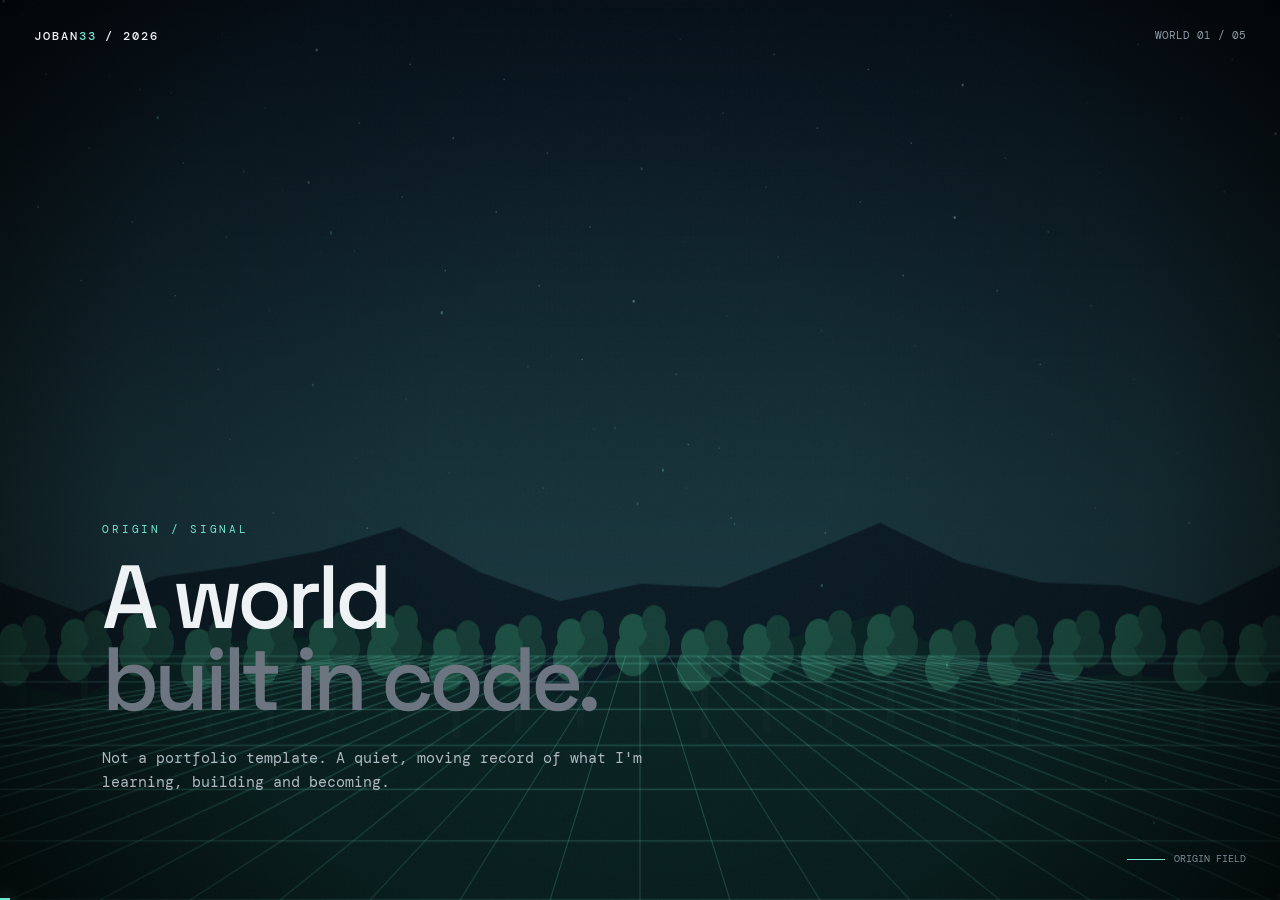
<file: index.html>
<!doctype html><html lang="en"><head><meta charset="utf-8"><meta name="viewport" content="width=device-width,initial-scale=1"><title>JOBAN33 — A World Built in Code</title><style>@import url('https://fonts.googleapis.com/css2?family=DM+Mono:wght@400;500&family=Space+Grotesk:wght@400;500;600&display=swap');*{box-sizing:border-box}html,body{margin:0;width:100%;height:100%;overflow:hidden;background:#05070b;color:#eef2f5}body{font-family:'Space Grotesk',sans-serif}.stage{position:fixed;inset:0;background:#05070b}canvas{position:absolute;inset:0;width:100%;height:100%}.grain{position:absolute;inset:0;pointer-events:none;opacity:.07;z-index:5;background-image:url("data:image/svg+xml,%3Csvg xmlns='http://www.w3.org/2000/svg' width='180' height='180'%3E%3Cfilter id='n'%3E%3CfeTurbulence baseFrequency='.8' numOctaves='4' stitchTiles='stitch'/%3E%3C/filter%3E%3Crect width='100%25' height='100%25' filter='url(%23n)' opacity='.5'/%3E%3C/svg%3E")}.vignette{position:absolute;inset:0;z-index:6;pointer-events:none;background:radial-gradient(circle at 50% 48%,transparent 25%,rgba(0,0,0,.22) 65%,rgba(0,0,0,.78))}.hud{position:absolute;z-index:10;inset:0;pointer-events:none;padding:28px 34px;display:flex;justify-content:space-between;align-items:flex-start}.brand{font:500 12px 'DM Mono';letter-spacing:.16em}.brand span{color:#71e6d0}.count{font:11px 'DM Mono';color:#8e99a5}.copy{position:absolute;z-index:11;left:8vw;bottom:10vh;max-width:760px;pointer-events:none}.eyebrow{font:11px 'DM Mono';letter-spacing:.25em;color:#71e6d0;margin-bottom:20px;text-transform:uppercase}.title{font-size:clamp(38px,7vw,100px);line-height:.92;letter-spacing:-.055em;font-weight:500;margin:0}.title .dim{color:#6d7680}.desc{font:15px/1.65 'DM Mono';color:#aeb8c1;max-width:590px;margin-top:25px}.sceneLabel{position:absolute;z-index:11;right:34px;bottom:32px;text-align:right;font:10px/1.8 'DM Mono';color:#7e8995}.line{display:inline-block;width:38px;height:1px;background:#71e6d0;vertical-align:middle;margin-right:9px}.progress{position:absolute;left:0;bottom:0;height:2px;background:#71e6d0;z-index:12;box-shadow:0 0 15px #71e6d0}.project{position:absolute;z-index:11;right:8vw;top:24vh;width:min(340px,32vw);padding:18px;border-left:1px solid #ffffff2a;background:linear-gradient(90deg,#071018b8,transparent);font:11px/1.7 'DM Mono';color:#aeb8c1;opacity:0;transform:translateY(12px);transition:.8s}.project.show{opacity:1;transform:none}.project b{display:block;color:#f1f4f6;font:500 18px 'Space Grotesk';margin-bottom:7px}.fade{position:absolute;inset:0;background:#05070b;z-index:20;pointer-events:none;opacity:1;transition:opacity 1.2s}.fade.out{opacity:0}.end{position:absolute;z-index:15;inset:0;display:grid;place-items:center;text-align:center;opacity:0;pointer-events:none;transition:1.5s;background:radial-gradient(circle,#10231f22,#05070bcc)}.end.show{opacity:1}.end h2{font-size:clamp(30px,6vw,76px);font-weight:500;letter-spacing:-.05em;margin:0}.end p{font:11px 'DM Mono';color:#8f9aa4;margin-top:16px}@media(max-width:700px){.hud{padding:18px}.copy{left:7vw;bottom:12vh}.desc{font-size:11px;max-width:80vw}.project{right:7vw;top:18vh;width:65vw}.sceneLabel{right:18px;bottom:18px}.brand{font-size:10px}.count{font-size:9px}}</style></head><body><main class="stage"><canvas id="c" width="1280" height="720"></canvas><div class="grain"></div><div class="vignette"></div><div class="hud"><div class="brand">JOBAN<span>33</span> / 2026</div><div class="count" id="count">WORLD 01 / 05</div></div><section class="copy"><div class="eyebrow" id="eyebrow">ORIGIN / SIGNAL</div><h1 class="title" id="title">A world<br><span class="dim">built in code.</span></h1><p class="desc" id="desc">Not a portfolio template. A quiet, moving record of what I'm learning, building and becoming.</p></section><aside class="project" id="project"><b id="pname"></b><span id="ptext"></span></aside><div class="sceneLabel"><span class="line"></span><span id="label">ORIGIN FIELD</span></div><div class="progress" id="progress"></div><div class="fade" id="fade"></div><div class="end" id="end"><div><h2>KEEP BUILDING.</h2><p>JOBAN33 · AI / SOFTWARE / WEB</p></div></div></main><script>const c=document.getElementById('c'),x=c.getContext('2d'),W=1280,H=720,TAU=Math.PI*2;let t=0,scene=-1,sceneStart=0;const S=[{ey:'ORIGIN / SIGNAL',title:'A world<br><span class="dim">built in code.</span>',desc:'Not a portfolio template. A quiet, moving record of what I\'m learning, building and becoming.',label:'ORIGIN FIELD',dur:10500,accent:'#71e6d0'},{ey:'01 / BUILD',title:'Ideas become<br><span class="dim">interfaces.</span>',desc:'Software should feel deliberate. Fast systems, expressive interfaces and products with a point of view.',label:'THE BUILD DISTRICT',dur:10500,accent:'#68b8ff'},{ey:'02 / EXPERIMENT',title:'Break it.<br><span class="dim">Rebuild it.</span>',desc:'Python, C++, JavaScript, AI/ML and the uncomfortable work between knowing something and actually understanding it.',label:'EXPERIMENTAL BASIN',dur:10500,accent:'#a786ff'},{ey:'03 / PROJECTS',title:'Things I<br><span class="dim">actually shipped.</span>',desc:'A converter. A cinematic web experiment. More experiments in the queue. The work matters more than the badge.',label:'PROJECT ARCHIVE',dur:11500,accent:'#ffd166',project:['IMAGE CONVERTER','A practical image conversion tool built around a simple idea: make the workflow disappear.']},{ey:'04 / NEXT',title:'Still<br><span class="dim">under construction.</span>',desc:'AI / ML. Software. Products. The interesting part is what has not been built yet.',label:'FUTURE EDGE',dur:11500,accent:'#ff719c'}];function setScene(i){scene=i;sceneStart=t;let s=S[i];document.getElementById('eyebrow').innerHTML=s.ey;document.getElementById('title').innerHTML=s.title;document.getElementById('desc').textContent=s.desc;document.getElementById('label').textContent=s.label;document.getElementById('count').textContent='WORLD 0'+(i+1)+' / 05';document.getElementById('project').classList.remove('show');if(s.project){document.getElementById('pname').textContent=s.project[0];document.getElementById('ptext').textContent=s.project[1];setTimeout(()=>document.getElementById('project').classList.add('show'),500)}document.getElementById('fade').classList.remove('out');setTimeout(()=>document.getElementById('fade').classList.add('out'),80)}function sky(){let g=x.createLinearGradient(0,0,0,H);g.addColorStop(0,'#07121d');g.addColorStop(.55,'#17333a');g.addColorStop(1,'#203e47');x.fillStyle=g;x.fillRect(0,0,W,H)}function stars(a){for(let i=0;i<110;i++){let xx=(i*137+t*.03)%W,yy=(i*71)%430;x.globalAlpha=a*(.3+.35*Math.sin(t*.02+i));x.fillStyle=i%5===0?'#b7fff1':'#b7c7d8';x.fillRect(xx,yy,i%7===0?2:1,i%7===0?2:1)}x.globalAlpha=1}function horizon(y,col,p){x.fillStyle=col;x.beginPath();x.moveTo(0,H);x.lineTo(0,y);for(let i=0;i<=W;i+=80)x.lineTo(i,y+Math.sin(i*.012+p)*25+Math.sin(i*.027)*12);x.lineTo(W,H);x.fill()}function grid(y,col,scale){x.strokeStyle=col;x.lineWidth=1;x.globalAlpha=.28;for(let i=-20;i<22;i++){let xx=W/2+i*scale;x.beginPath();x.moveTo(W/2+(xx-W/2)*.16,y);x.lineTo(xx,H);x.stroke()}for(let j=0;j<8;j++){let yy=y+Math.pow(j/7,1.8)*(H-y);x.beginPath();x.moveTo(0,yy);x.lineTo(W,yy);x.stroke()}x.globalAlpha=1}function city(base,neon){for(let i=0;i<35;i++){let w=24+(i*17)%58,h=50+(i*43)%210,xx=i*45-30,yy=base-h;x.fillStyle=i%4===0?'#172638':'#101b29';x.fillRect(xx,yy,w,h);for(let wy=yy+15;wy<base-10;wy+=18)for(let wx=xx+7;wx<xx+w-5;wx+=13)if((i+Math.floor(wy))%4<2){x.fillStyle=neon;x.globalAlpha=.2+(i%3)*.12;x.fillRect(wx,wy,4,5)}x.globalAlpha=1}}function trees(base){for(let i=0;i<24;i++){let xx=i*62-40,yy=base-(i%4)*4;x.fillStyle='#0d2929';x.fillRect(xx-3,yy-55,7,55);for(let q=0;q<4;q++){x.fillStyle=q%2?'#173e38':'#1d5144';x.beginPath();x.arc(xx+(q%2?12:-9),yy-55-q*9,18-q*2,0,TAU);x.fill()}}}function particles(color,count){for(let i=0;i<count;i++){let xx=(i*83+t*(.25+i%4*.04))%W,yy=(i*47+t*(.12+i%3*.02))%H;x.globalAlpha=.2+.25*Math.sin(t*.03+i);x.fillStyle=color;x.fillRect(xx,yy,1+(i%2),1+(i%2))}x.globalAlpha=1}function draw(s){sky();if(scene===0){stars(.8);horizon(455,'#0b1b24',t*.005);horizon(525,'#0a2525',t*.01);trees(590);grid(525,s.accent,90);particles(s.accent,30)}else if(scene===1){stars(.35);horizon(330,'#0b1825',t*.008);city(585,s.accent);grid(575,s.accent,100);particles(s.accent,38)}else if(scene===2){stars(.8);horizon(380,'#101529',t*.015);horizon(510,'#14162a',t*.01);grid(515,s.accent,80);particles(s.accent,65);for(let i=0;i<5;i++){let xx=180+i*230,yy=310+Math.sin(t*.02+i)*35;x.fillStyle='#17223a';x.fillRect(xx,yy,70,70);x.strokeStyle=s.accent;x.strokeRect(xx,yy,70,70)}}else if(scene===3){stars(.3);horizon(360,'#131923',t*.006);city(590,s.accent);for(let i=0;i<5;i++){let xx=140+i*245,yy=335+(i%2)*30;x.fillStyle='#202b38';x.fillRect(xx,yy,170,160);x.strokeStyle=s.accent;x.globalAlpha=.7;x.strokeRect(xx,yy,170,160);x.globalAlpha=1;x.fillStyle='#dfe8ef';x.font='11px DM Mono';x.fillText(['IMAGE','BLACK','SYSTEM','LAB','BUILD'][i],xx+16,yy+145)}particles(s.accent,30)}else{stars(1);horizon(340,'#0c1020',t*.01);horizon(500,'#111426',t*.006);grid(510,s.accent,100);particles(s.accent,90);let cx=640,cy=330;for(let i=0;i<6;i++){x.strokeStyle=s.accent;x.globalAlpha=.12;x.beginPath();x.arc(cx,cy,60+i*42+Math.sin(t*.02+i)*8,0,TAU);x.stroke()}x.globalAlpha=1}}function loop(ms){t=ms/16;if(scene<0){setScene(0)}let s=S[scene],p=Math.min(1,(t-sceneStart)/s.dur);document.getElementById('progress').style.width=p*100+'%';if(p>=1){if(scene===S.length-1){document.getElementById('end').classList.add('show');setTimeout(()=>{document.getElementById('end').classList.remove('show');setScene(0)},2600)}else setScene(scene+1)}draw(s);requestAnimationFrame(loop)}requestAnimationFrame(loop);</script></body></html>
</file>
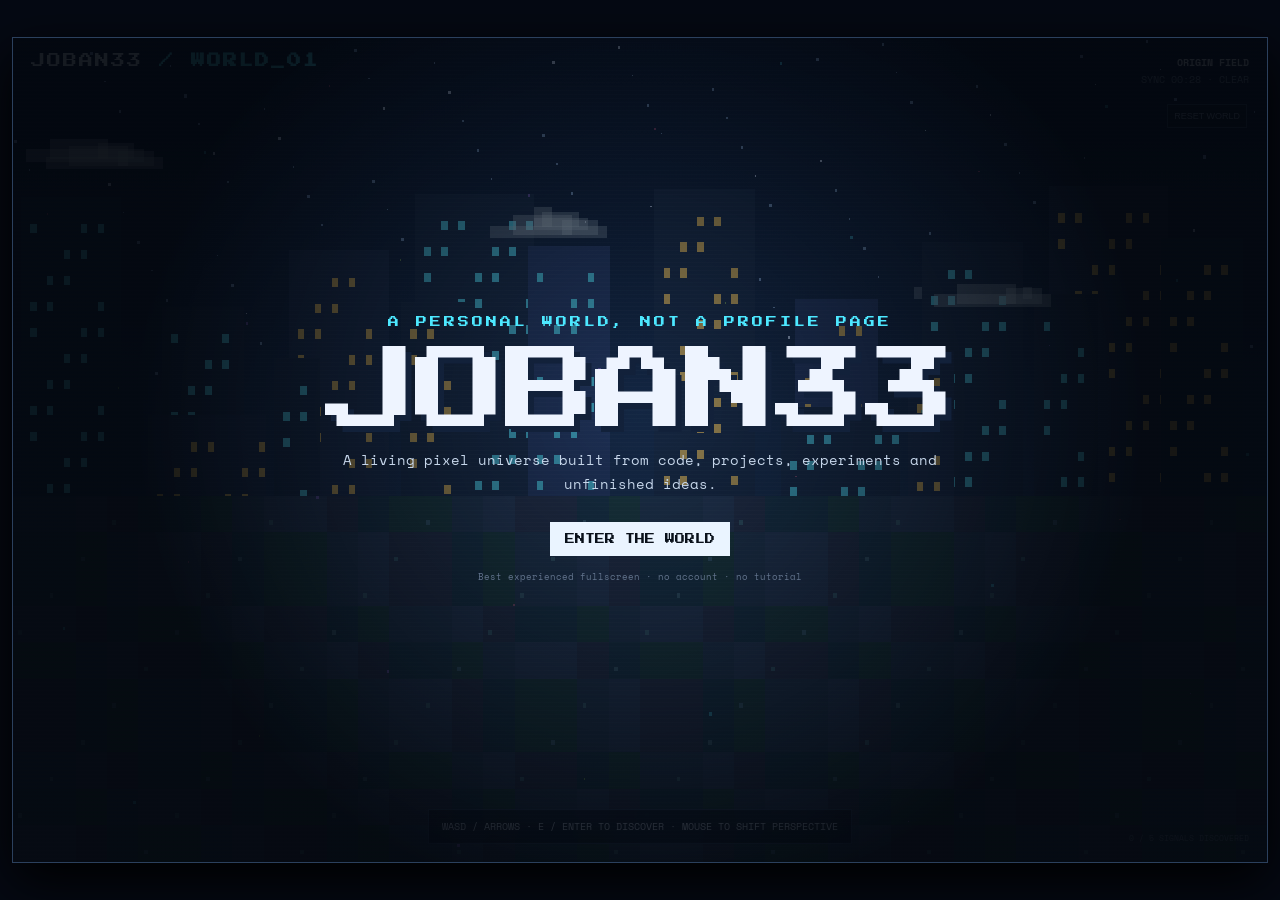
<file: nextworld.html>
<!doctype html>
<html lang="en">
<head>
<meta charset="utf-8"><meta name="viewport" content="width=device-width,initial-scale=1">
<title>JOBAN33 / A WORLD IN MOTION</title>
<style>
@import url('https://fonts.googleapis.com/css2?family=Press+Start+2P&family=Space+Mono:wght@400;700&display=swap');
:root{--bg:#050913;--ink:#eef4ff;--muted:#8ea0b7;--cyan:#4de8ff;--violet:#ad83ff;--lime:#b6ef62;--amber:#ffd15c;--pink:#ff6f9d}
*{box-sizing:border-box}html,body{margin:0;width:100%;height:100%;overflow:hidden;background:var(--bg);color:var(--ink);font-family:'Space Mono',monospace}body{display:grid;place-items:center}.shell{width:min(1400px,100vw);height:min(850px,100vh);padding:12px}.stage{position:relative;width:100%;height:100%;overflow:hidden;background:#07101b;border:1px solid #2b405d;box-shadow:0 18px 50px #000}.stage:after{content:'';position:absolute;inset:0;pointer-events:none;background:repeating-linear-gradient(to bottom,rgba(255,255,255,.026) 0 1px,transparent 1px 4px);z-index:30}.top{position:absolute;top:16px;left:18px;right:18px;z-index:25;display:flex;justify-content:space-between;align-items:flex-start;pointer-events:none}.brand{font:14px 'Press Start 2P';letter-spacing:2px}.brand b{color:var(--cyan)}.meta{text-align:right;font-size:10px;line-height:1.7;color:var(--muted)}.meta strong{color:#f3f7ff}.prompt{position:absolute;left:50%;bottom:18px;transform:translateX(-50%);z-index:25;font-size:10px;color:#dce7f5;text-align:center;background:rgba(5,9,19,.6);padding:9px 13px;border:1px solid #30445f;backdrop-filter:blur(4px)}canvas{width:100%;height:100%;display:block;image-rendering:pixelated;image-rendering:crisp-edges}.intro{position:absolute;inset:0;z-index:40;display:grid;place-items:center;background:radial-gradient(circle at 50% 45%,rgba(18,37,67,.45),rgba(3,7,14,.92) 65%);transition:opacity .7s ease}.intro.hide{opacity:0;pointer-events:none}.introbox{text-align:center;max-width:720px;padding:20px}.eyebrow{color:var(--cyan);font:11px 'Press Start 2P';letter-spacing:3px}.logo{margin:18px 0 10px;font:clamp(36px,8vw,92px) 'Press Start 2P';letter-spacing:-2px;text-shadow:6px 6px 0 #12213a}.sub{font-size:14px;color:#c6d6ea;line-height:1.7}.enter{margin-top:26px;display:inline-block;color:#0a111b;background:#eaf4ff;padding:12px 15px;font:10px 'Press Start 2P';cursor:pointer;border:0}.enter:hover{background:var(--cyan)}.hint{margin-top:14px;font-size:9px;color:#64758e}.panel{position:absolute;z-index:35;left:50%;top:50%;transform:translate(-50%,-50%);width:min(760px,88vw);background:rgba(6,12,22,.94);border:1px solid #59718e;box-shadow:12px 12px 0 rgba(0,0,0,.45);padding:22px;display:none}.panel.show{display:block}.panel .kicker{font:10px 'Press Start 2P';color:var(--cyan);margin-bottom:12px}.panel h2{font:24px 'Press Start 2P';margin:0 0 14px}.panel p{font-size:13px;line-height:1.8;color:#bfcde0;margin:0 0 14px;white-space:pre-wrap}.links{display:flex;gap:9px;flex-wrap:wrap}.links a,.links button{background:#142238;color:#edf5ff;border:1px solid #3e5878;padding:9px 11px;text-decoration:none;font:10px 'Press Start 2P';cursor:pointer}.links a:hover,.links button:hover{border-color:var(--cyan);color:var(--cyan)}.discover{position:absolute;right:18px;bottom:18px;z-index:26;font-size:8px;color:#8092a9}.tag{position:absolute;z-index:24;pointer-events:none;color:#fff;font:8px 'Press Start 2P';text-shadow:2px 2px #000;opacity:.72}.cross{position:absolute;z-index:26;right:20px;top:66px;border:1px solid #334a66;background:#06101ccc;color:#9eb0c6;font-size:9px;padding:6px;cursor:pointer}.cross:hover{color:#fff;border-color:#8098b8}@media(max-width:720px){.shell{padding:0}.stage{border:0}.brand{font-size:10px}.meta{font-size:8px}.prompt{font-size:8px;bottom:10px}.panel{padding:15px}.panel h2{font-size:16px}.panel p{font-size:11px}.links a,.links button{font-size:8px}}
</style>
</head>
<body>
<div class="shell"><div class="stage" id="stage">
<canvas id="world" width="960" height="540"></canvas>
<div class="top"><div class="brand">JOBAN<span>33</span> <b>/ WORLD_01</b></div><div class="meta"><strong id="region">ORIGIN FIELD</strong><br><span id="time">SYNC 00:00</span> · <span id="weather">CLEAR</span></div></div>
<div class="prompt">WASD / ARROWS · E / ENTER TO DISCOVER · MOUSE TO SHIFT PERSPECTIVE</div>
<button class="cross" id="reset">RESET WORLD</button>
<div class="discover" id="discover">0 / 5 SIGNALS DISCOVERED</div>
<div class="intro" id="intro"><div class="introbox"><div class="eyebrow">A PERSONAL WORLD, NOT A PROFILE PAGE</div><div class="logo">JOBAN33</div><div class="sub">A living pixel universe built from code, projects, experiments and unfinished ideas.</div><button class="enter" id="enter">ENTER THE WORLD</button><div class="hint">Best experienced fullscreen · no account · no tutorial</div></div></div>
<div class="panel" id="panel"><div class="kicker" id="pk">SIGNAL</div><h2 id="pt">TITLE</h2><p id="pp">DESCRIPTION</p><div class="links" id="pl"></div></div>
</div></div>
<script>
const canvas=document.getElementById('world'),g=canvas.getContext('2d');g.imageSmoothingEnabled=false;const VW=canvas.width,VH=canvas.height;const world={w:3200,h:1100};let cam={x:0,y:0},t=0,started=false,keys={},mx=.5,my=.5,near=null,opened=[];
const player={x:560,y:770,dir:1,step:0,speed:3};
const signals=[
{x:510,y:760,r:52,id:'origin',title:'ORIGIN',k:'IDENTITY SIGNAL',text:'Jobanpreet Singh Gill\nB.Tech CSE · AI & ML\nBuilding software, interfaces and experiments.\n\nThis is not a résumé hidden inside a game. It is the interface itself.',c:'#ffd15c'},
{x:1220,y:635,r:58,id:'converter',title:'IMAGE CONVERTER',k:'PROJECT SIGNAL',text:'A practical image conversion tool.\nDrag, convert, download.\n\nBuilt as a real product instead of a tutorial project.',c:'#4de8ff',url:'https://github.com/Joban33/Image-Converter'},
{x:1840,y:470,r:62,id:'blacksignal',title:'BLACKSIGNAL',k:'EXPERIENCE SIGNAL',text:'A cinematic web experiment where motion is part of the interface.\n\nScroll, atmosphere, interaction, story.',c:'#b27aff',url:'https://github.com/Joban33/hacckker'},
{x:2440,y:760,r:66,id:'stack',title:'BUILD STACK',k:'TOOLS SIGNAL',text:'Python · C++ · JavaScript\nReact · Next.js · TypeScript\nSQL · Git · GitHub\n\nThe stack is a moving target. The work is the constant.',c:'#b6ef62'},
{x:2870,y:390,r:76,id:'future',title:'NEXT SIGNAL',k:'UNFINISHED',text:'AI / ML\nSystems\nBetter products\nHarder problems\n\nThis space changes as the work changes.',c:'#ff6f9d'}
];
const links={converter:'https://github.com/Joban33/Image-Converter',blacksignal:'https://github.com/Joban33/hacckker'};
function resize(){const r=canvas.getBoundingClientRect();const sx=r.width/VW,sy=r.height/VH;canvas.style.width='100%';canvas.style.height='100%'}addEventListener('resize',resize);resize();
addEventListener('keydown',e=>{const k=e.key.toLowerCase();keys[k]=true;if(['arrowup','arrowdown','arrowleft','arrowright',' '].includes(k))e.preventDefault();if((k==='e'||k==='enter')&&started)discover();if(k==='escape')closePanel()});addEventListener('keyup',e=>keys[e.key.toLowerCase()]=false);document.getElementById('enter').onclick=()=>{started=true;document.getElementById('intro').classList.add('hide');beep(440,.07);};document.getElementById('reset').onclick=()=>{opened=[];player.x=560;player.y=770;closePanel();};addEventListener('mousemove',e=>{mx=e.clientX/innerWidth;my=e.clientY/innerHeight});
function beep(f,d){try{const a=new AudioContext(),o=a.createOscillator(),v=a.createGain();o.frequency.value=f;o.type='square';v.gain.value=.018;o.connect(v);v.connect(a.destination);o.start();v.gain.exponentialRampToValueAtTime(.0001,a.currentTime+d);o.stop(a.currentTime+d)}catch(_) {}}
function rect(x,y,w,h,c){g.fillStyle=c;g.fillRect(Math.floor(x),Math.floor(y),w,h)}
function text(s,x,y,size,c='#fff',align='left'){g.font=size+'px monospace';g.textAlign=align;g.fillStyle=c;g.fillText(s,x,y)}
function zone(){if(player.x<900)return'ORIGIN FIELD';if(player.x<1600)return'BUILD DISTRICT';if(player.x<2250)return'NEON BASIN';if(player.x<2750)return'ARCHIVE HEIGHTS';return'FUTURE EDGE'}
function terrain(wx,wy){let q=Math.floor(wx/32)+Math.floor(wy/32)*3;return q%5}
function drawSky(){let grad=g.createLinearGradient(0,0,0,VH);grad.addColorStop(0,'#071225');grad.addColorStop(.55,'#182d4a');grad.addColorStop(1,'#203e47');g.fillStyle=grad;g.fillRect(0,0,VW,VH);for(let i=0;i<120;i++){let x=(i*83-t*.06)%VW,y=(i*47)%220;rect(x,y,(i%2)+1,(i%2)+1,i%5?'#87a8d0':'#d7e6ff')}}
function layerClouds(par){for(let i=0;i<10;i++){let x=((i*340-t*.12*par+mx*80*par)%3600)-cam.x*par;let y=70+(i%4)*45+my*25*par;if(x>-160&&x<VW+160){rect(x,y,90,8,'#d7e8ee55');rect(x+18,y-7,45,13,'#e3f1f355');rect(x+55,y-4,28,10,'#dff0f355')}}}
function ground(){for(let y=300;y<VH;y+=24)for(let x=0;x<VW;x+=24){let wx=x+cam.x,wy=y+cam.y;let q=terrain(wx,wy);let c=['#193542','#1d3f38','#24384c','#2b3c55','#293044'][q];rect(x,y,24,24,c);if((Math.floor(wx/24)+Math.floor(wy/24))%5===0)rect(x+4,y+16,3,3,'#3f6570')}}
function skyline(par){for(let i=0;i<50;i++){let bw=35+(i%5)*14,bh=70+(i*37)%180;let x=((i*97+100)-cam.x*par)%(world.w+400)-180;let y=320-bh;rect(x,y,bw,bh,i%7===0?'#273963':i%3===0?'#1d2d49':'#18283f');for(let yy=y+18;yy<y+bh-10;yy+=17)for(let xx=x+7;xx<x+bw-5;xx+=13)if(((xx+yy+i)%4)<2)rect(xx,yy,5,6,i%2?'#ffcc5a':'#57e7ff')}}
function landmarks(){for(const s of signals){let x=s.x-cam.x,y=s.y-cam.y;if(x<-180||x>VW+180||y<-140||y>VH+140)continue;let pulse=2+Math.sin(t/12+s.x)*2;for(let r=0;r<3;r++)g.strokeStyle=s.c+(r===0?'aa':'35'),g.lineWidth=1,g.beginPath(),g.arc(x,y,25+r*14+pulse,0,Math.PI*2),g.stroke();rect(x-18,y-18,36,36,'#0a1320');rect(x-8,y-8,16,16,s.c);rect(x-4,y-4,8,8,'#fff');text(s.title,x,y+52,8,s.c,'center');if(Math.hypot(player.x-s.x,player.y-s.y)<s.r){text('E',x,y-36,9,'#fff','center');near=s}else if(near===s)near=null}}
function playerDraw(){let x=player.x-cam.x,y=player.y-cam.y,b=player.step?Math.sin(t/5)*2:Math.sin(t/18)*1;rect(x-6,y-21+b,12,12,'#f0c4a4');rect(x-8,y-9+b,16,16,'#4de8ff');rect(x-10,y+7+b,7,12,'#ffd15c');rect(x+3,y+7+b,7,12,'#ffd15c');rect(x-8,y-24+b,16,5,'#273457');rect(x-4,y-17+b,3,3,'#07101a');rect(x+2,y-17+b,3,3,'#07101a');if(player.step)rect(x+(player.dir>0?8:-10),y-4+b,3,3,'#ff6f9d')}
function particles(){for(let i=0;i<35;i++){let x=(i*151-t*(.15+i%3*.02))%VW;let y=(i*71+t*(.12+i%2*.02))%VH;let c=i%4===0?'#ff6f9d':i%3===0?'#b27aff':i%2?'#4de8ff':'#b6ef62';rect(x,y,1+(i%2),1+(i%2),c+'99')}}
function draw(){drawSky();layerClouds(.3);skyline(.4);ground();layerClouds(.7);landmarks();particles();playerDraw();let z=zone();document.getElementById('region').textContent=z;document.getElementById('time').textContent='SYNC '+String(Math.floor(t/60)).padStart(2,'0')+':'+String(Math.floor(t)%60).padStart(2,'0');document.getElementById('discover').textContent=opened.length+' / 5 SIGNALS DISCOVERED'}
function discover(){if(near){if(!opened.includes(near.id))opened.push(near.id);showPanel(near);beep(660,.08);beep(880,.05)}}
function showPanel(s){document.getElementById('pk').textContent=s.k;document.getElementById('pt').textContent=s.title;document.getElementById('pp').textContent=s.text;const l=document.getElementById('pl');l.innerHTML='';if(s.url){const a=document.createElement('a');a.href=s.url;a.target='_blank';a.rel='noreferrer';a.textContent='OPEN PROJECT';l.appendChild(a)}const b=document.createElement('button');b.textContent='CLOSE';b.onclick=closePanel;l.appendChild(b);document.getElementById('panel').classList.add('show')}
function closePanel(){document.getElementById('panel').classList.remove('show')}
function move(){if(!started||document.getElementById('panel').classList.contains('show'))return;let dx=(keys.d||keys.arrowright?1:0)-(keys.a||keys.arrowleft?1:0);let dy=(keys.s||keys.arrowdown?1:0)-(keys.w||keys.arrowup?1:0);if(dx||dy){let l=Math.hypot(dx,dy);player.x+=dx/l*player.speed;player.y+=dy/l*player.speed;player.dir=dx<0?-1:dx>0?1:player.dir;player.step=1}else player.step=0;player.x=Math.max(80,Math.min(world.w-80,player.x));player.y=Math.max(420,Math.min(world.h-110,player.y));let targetX=player.x-VW/2+(mx-.5)*180,targetY=player.y-VH/2+(my-.5)*100;cam.x+=(targetX-cam.x)*.06;cam.y+=(targetY-cam.y)*.06;cam.x=Math.max(0,Math.min(world.w-VW,cam.x));cam.y=Math.max(0,Math.min(world.h-VH,cam.y))}
function loop(){t+=.45;move();draw();requestAnimationFrame(loop)}loop();
</script></body></html>
</file>
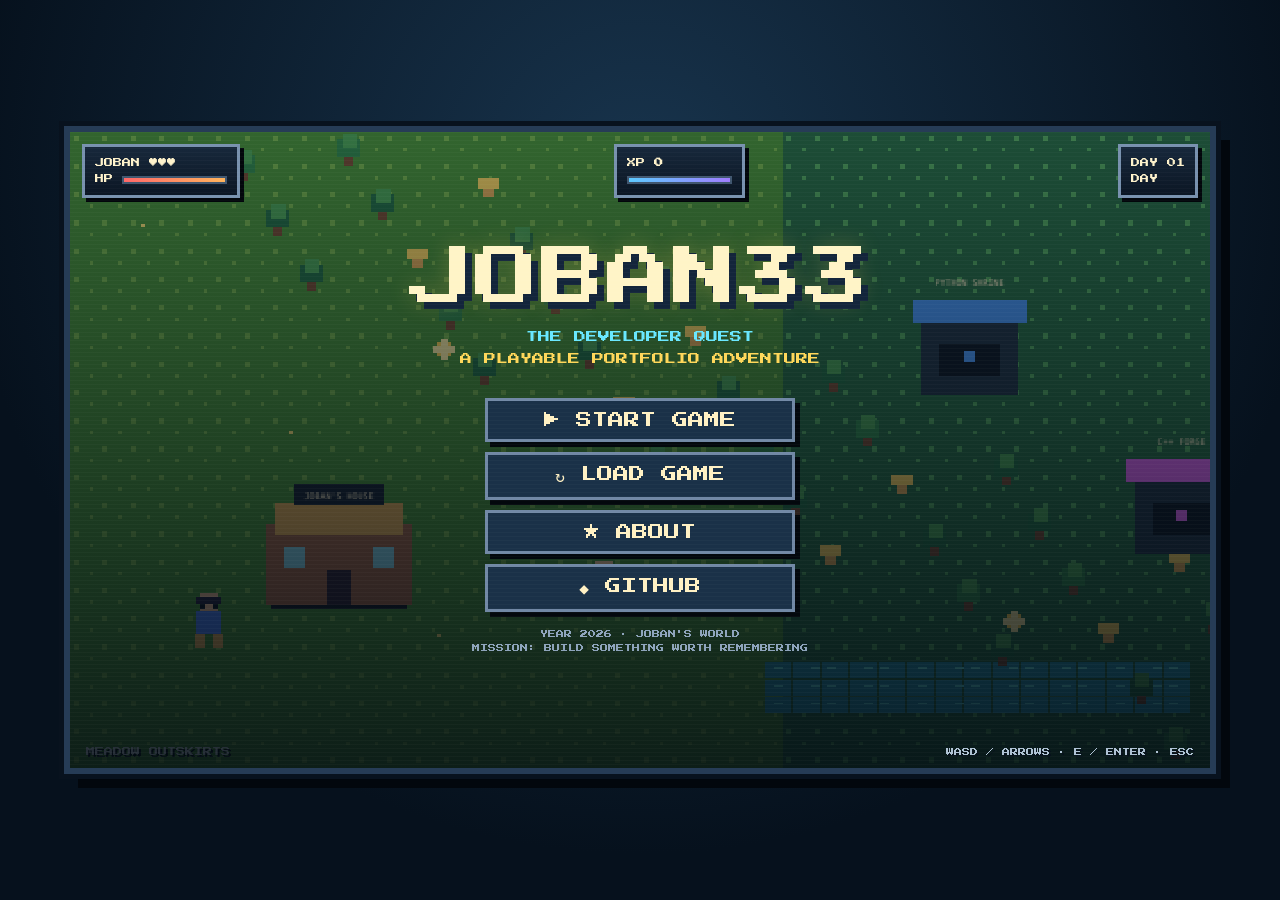
<file: pixel-world.html>
<!doctype html><html lang="en"><head><meta charset="utf-8"><meta name="viewport" content="width=device-width,initial-scale=1"><title>JOBAN33 // The Developer Quest</title><link rel="stylesheet" href="./game.css"></head><body><main class="crt"><section class="frame" id="frame"><canvas id="game" width="640" height="360"></canvas><div class="night" id="night"></div><div class="weather" id="rain"></div><div class="hud"><div class="panel">JOBAN <span id="hearts">♥♥♥</span><br>HP <span class="meter"><i id="hpbar"></i></span></div><div class="panel xp">XP <b id="xp">0</b><br><span class="meter"><i id="xpbar"></i></span></div><div class="panel">DAY <span id="day">01</span><br><span id="clock">DAY</span></div></div><div class="mapname" id="mapname">MEADOW OUTSKIRTS</div><div class="controls">WASD / ARROWS · E / ENTER · ESC</div><div class="toast" id="toast">+10 XP</div><div class="dialog" id="dialog"><div class="speaker" id="speaker">JOBAN</div><p id="dialogText"></p><div class="close">ENTER / E TO CLOSE</div></div><div class="pause" id="pause"><div class="panel">PAUSED<br><br>ESC TO RETURN</div></div><div class="screen" id="title"><div class="title"><div class="logo">JOBAN33</div><div class="subtitle">THE DEVELOPER QUEST<br><span style="color:#ffd75a">A PLAYABLE PORTFOLIO ADVENTURE</span></div><div class="menu"><button id="start">▶ START GAME</button><button id="load">↻ LOAD GAME</button><button id="about">★ ABOUT</button><button id="github">◆ GITHUB</button></div><div class="tiny">YEAR 2026 · JOBAN'S WORLD<br>MISSION: BUILD SOMETHING WORTH REMEMBERING</div></div></div><div class="mobile"><div class="dpad"><button class="up" data-key="arrowup">▲</button><button class="left" data-key="arrowleft">◀</button><button class="down" data-key="arrowdown">▼</button><button class="right" data-key="arrowright">▶</button></div><div class="interact"><button id="mobileE">E</button></div></div></section></main><script>
const C=document.getElementById('game'),ctx=C.getContext('2d');ctx.imageSmoothingEnabled=false;const W=640,H=360;const keys={};let running=false,paused=false,dialog=null,xp=0,day=1,t=0,weather='clear';
addEventListener('keydown',e=>{const k=e.key.toLowerCase();keys[k]=true;if(['arrowup','arrowdown','arrowleft','arrowright',' '].includes(k))e.preventDefault();if(k==='escape'){if(dialog){closeDialog()}else{paused=!paused;document.getElementById('pause').classList.toggle('show',paused)}}if((k==='e'||k==='enter')&&running&&!paused){if(dialog)closeDialog();else interact()}});addEventListener('keyup',e=>keys[e.key.toLowerCase()]=false);
document.querySelectorAll('[data-key]').forEach(b=>{b.onpointerdown=()=>keys[b.dataset.key]=true;b.onpointerup=b.onpointercancel=()=>keys[b.dataset.key]=false});document.getElementById('mobileE').onclick=()=>dialog?closeDialog():interact();
const player={x:78,y:274,dir:1,frame:0,speed:1.65};const world={w:1280,h:720};let cam={x:0,y:0};
const zones=[{x:0,y:0,w:390,h:360,name:'MEADOW OUTSKIRTS'},{x:390,y:0,w:390,h:360,name:'CODE FOREST'},{x:780,y:0,w:500,h:360,name:'PROJECT CITY'},{x:0,y:360,w:430,h:360,name:'AI LAB'},{x:430,y:360,w:430,h:360,name:'SKILL MOUNTAIN'},{x:860,y:360,w:420,h:360,name:'GITHUB CASTLE'}];
const points=[
{x:110,y:210,w:82,h:58,kind:'home',name:"JOBAN'S HOUSE",text:'Welcome to Joban\'s world.\nJobanpreet Singh Gill\nB.Tech CSE | AI & ML\nBuilder / Developer / Explorer',color:'#e0a15b'},
{x:470,y:95,w:70,h:54,kind:'python',name:'PYTHON SHRINE',text:'PYTHON\nAutomation, AI/ML and experiments.',color:'#4d9dff'},
{x:590,y:185,w:68,h:54,kind:'cpp',name:'C++ FORGE',text:'C++\nSharpening fundamentals one problem at a time.',color:'#e86cff'},
{x:710,y:90,w:70,h:54,kind:'github',name:'GITHUB CHEST',text:'GITHUB\nThe public save point for the builds.',color:'#f2d05b'},
{x:830,y:120,w:96,h:68,kind:'image',name:'IMAGE CONVERTER LAB',text:'IMAGE CONVERTER\nA practical image conversion tool.\n\n[OPEN PROJECT]',color:'#47d9ff',url:'https://github.com/Joban33/Image-Converter'},
{x:1000,y:215,w:96,h:68,kind:'black',name:'BLACKSIGNAL STUDIO',text:'BLACKSIGNAL\nCinematic web experience focused on motion and storytelling.\n\n[OPEN PROJECT]',color:'#c06cff',url:'https://github.com/Joban33/hacckker'},
{x:155,y:470,w:100,h:66,kind:'lab',name:'NEURAL CORE',text:'AI / ML\nExploring intelligent systems, machine learning and practical AI.',color:'#6f7cff'},
{x:540,y:505,w:76,h:55,kind:'js',name:'JAVASCRIPT CAMP',text:'JAVASCRIPT\nThe language powering the interactive side of the world.',color:'#ffd34f'},
{x:680,y:615,w:78,h:55,kind:'react',name:'REACT PORTAL',text:'REACT / NEXT.JS\nBuilding interfaces and experiments for the web.',color:'#55e7ff'},
{x:965,y:495,w:116,h:80,kind:'castle',name:'GITHUB CASTLE',text:'QUEST COMPLETE\nYou found Joban33.\n\nAI / ML · SOFTWARE · WEB · BUILDING',color:'#f3d46a'}];
const npcs=[{x:300,y:250,name:'MIRA',color:'#ff7998',text:'Hey traveler! The Code Forest is east.\nWatch out for bugs.'},{x:750,y:270,name:'BYTE',color:'#75e7ff',text:'Joban spends a suspicious amount of time breaking things.\nApparently that is called debugging.'},{x:410,y:545,name:'NOVA',color:'#b58cff',text:'The Neural Core is unstable.\nProbably needs more training data.'},{x:890,y:575,name:'GUARD',color:'#ffd75a',text:'Only builders who finish the quest may enter the castle.'}];
const collectibles=[{x:210,y:125,id:'a',v:10},{x:530,y:280,id:'b',v:15},{x:750,y:120,id:'c',v:20},{x:925,y:85,id:'d',v:25},{x:350,y:470,id:'e',v:15},{x:610,y:430,id:'f',v:20},{x:800,y:650,id:'g',v:30},{x:1120,y:430,id:'h',v:25}];let got=JSON.parse(localStorage.getItem('joban_collect')||'[]');
function rect(x,y,w,h,c){ctx.fillStyle=c;ctx.fillRect(Math.floor(x),Math.floor(y),w,h)}function text(s,x,y,size=8,c='#fff3cc',align='left'){ctx.font=size+'px monospace';ctx.textAlign=align;ctx.fillStyle=c;ctx.fillText(s,x,y)}function zoneAt(x,y){return zones.find(z=>x>=z.x&&x<z.x+z.w&&y>=z.y&&y<z.y+z.h)||zones[0]}
function drawTile(x,y,c1,c2){rect(x,y,16,16,c1);rect(x+2,y+2,3,3,c2);rect(x+11,y+9,2,2,c2)}function drawWorld(){ctx.clearRect(0,0,W,H);for(let y=0;y<world.h;y+=16)for(let x=0;x<world.w;x+=16){let z=zoneAt(x,y);let c1=z.name==='CODE FOREST'?'#2b714a':z.name==='PROJECT CITY'?'#40526d':z.name==='AI LAB'?'#263f78':z.name==='SKILL MOUNTAIN'?'#72533e':z.name==='GITHUB CASTLE'?'#4b425f':'#4c963e';let c2=z.name==='CODE FOREST'?'#55ad64':z.name==='PROJECT CITY'?'#61728c':z.name==='AI LAB'?'#486fc1':z.name==='SKILL MOUNTAIN'?'#a97955':z.name==='GITHUB CASTLE'?'#75648e':'#79b951';drawTile(x-cam.x,y-cam.y,c1,c2)}drawWater();drawDecor();for(const p of points)drawPoint(p);for(const n of npcs)drawNPC(n);for(const q of collectibles)if(!got.includes(q.id))drawCollect(q);drawPlayer()}
function drawWater(){const ox=390-cam.x,oy=300-cam.y;for(let i=0;i<15;i++)for(let j=0;j<3;j++){let xx=ox+i*16,yy=oy+j*10;rect(xx,yy,15,9,'#2c9bb5');rect(xx+((i+(Math.floor(t/20)%2))*5)%12,yy+3,5,1,'#68e7e7')}}
function drawDecor(){for(let i=0;i<75;i++){let wx=(i*97+31)%world.w,wy=(i*53+19)%world.h;let z=zoneAt(wx,wy);if(z.name==='PROJECT CITY'||z.name==='GITHUB CASTLE')continue;let sx=wx-cam.x,sy=wy-cam.y; if(sx<-20||sy<-20||sx>W+20||sy>H+20)continue;if(i%4!==0){rect(sx+5,sy+8,5,10,'#7a5139');rect(sx+1,sy+3,13,10,i%3?'#26734a':'#348c51');rect(sx+4,sy,8,8,'#4ea85b')}else{rect(sx+5,sy+6,6,8,'#e4b05d');rect(sx+2,sy+3,12,6,i%2?'#ff6576':'#ffdb67')}}for(let i=0;i<18;i++){let sx=(i*83+40-cam.x),sy=(i*117+50-cam.y)+Math.sin(t/35+i)*3;rect(sx,sy,2,2,'#ffe87a')}}
function building(x,y,w,h,wall,roof,sign){let sx=x-cam.x,sy=y-cam.y;rect(sx+3,sy+h-3,w-6,5,'#18202c');rect(sx,sy+12,w,h-12,wall);rect(sx+5,sy,w-10,18,roof);rect(sx+w/2-7,sy+h-20,14,20,'#34283b');rect(sx+10,sy+25,12,12,'#8bdcf0');rect(sx+w-22,sy+25,12,12,'#8bdcf0');rect(sx+w/2-25,sy-11,50,12,'#1b2738');text(sign,sx+w/2,sy-2,5,'#fff3cc','center');if(Math.floor(t/30)%2===0){rect(sx+12,sy+26,8,7,'#ffd65a');rect(sx+w-20,sy+26,8,7,'#ffd65a')}}
function drawPoint(p){let sx=p.x-cam.x,sy=p.y-cam.y;if(p.kind==='home')building(p.x,p.y,p.w,p.h,'#a66b4e','#e8b45d','JOBAN\'S HOUSE');else if(p.kind==='image')building(p.x,p.y,p.w,p.h,'#236b79','#4ce1ff','IMAGE LAB');else if(p.kind==='black')building(p.x,p.y,p.w,p.h,'#57366d','#bb66ff','BLACKSIGNAL');else if(p.kind==='castle'){building(p.x,p.y,p.w,p.h,'#66537e','#f0cf64','GITHUB CASTLE');rect(sx+20,sy+15,10,14,'#e8d59a');rect(sx+p.w-30,sy+15,10,14,'#e8d59a')}else if(p.kind==='lab'){building(p.x,p.y,p.w,p.h,'#324e91','#687cff','AI LAB');rect(sx+32,sy+18,36,25,'#132b61');for(let i=0;i<4;i++)rect(sx+36+i*8,sy+22,4,15,['#55e7ff','#a47dff','#65f0ad','#ffdb67'][i])}else{let c=p.color;rect(sx+8,sy+9,p.w-16,p.h-9,'#25394c');rect(sx+3,sy,p.w-6,13,c);rect(sx+18,sy+25,p.w-36,18,'#111c2a');text(p.name,sx+p.w/2,sy-8,5,'#fff3cc','center');rect(sx+p.w/2-3,sy+29,6,6,c)}if(Math.hypot(player.x-(p.x+p.w/2),player.y-(p.y+p.h/2))<55){text('E',sx+p.w/2,sy+p.h+13,8,'#ffd75a','center')}}
function drawNPC(n){let sx=n.x-cam.x,sy=n.y-cam.y, bob=Math.sin(t/12+n.x)*1.2;rect(sx-5,sy-8+bob,10,10,'#ffd3a6');rect(sx-7,sy+2+bob,14,13,n.color);rect(sx-8,sy+15+bob,5,7,'#253149');rect(sx+3,sy+15+bob,5,7,'#253149');rect(sx-6,sy-6+bob,3,3,'#162033');rect(sx+3,sy-6+bob,3,3,'#162033');if(Math.floor(t/25)%2===0)text(n.name,sx,sy-15+bob,5,'#fff3cc','center')}
function drawPlayer(){let sx=player.x-cam.x,sy=player.y-cam.y,bob=player.frame&&Math.floor(t/8)%2?2:0;rect(sx-5,sy-13+bob,10,10,'#f3c29c');rect(sx-7,sy-3+bob,14,13,'#4f86ff');rect(sx-8,sy+10+bob,6,8,'#e7b35f');rect(sx+2,sy+10+bob,6,8,'#e7b35f');rect(sx-7,sy-11+bob,14,4,'#2b2948');rect(sx-5,sy-7+bob,3,3,'#101a29');rect(sx+2,sy-7+bob,3,3,'#101a29')}
function drawCollect(q){let sx=q.x-cam.x,sy=q.y-cam.y,b=Math.sin(t/10+q.x)*3;rect(sx-4,sy-4+b,8,8,q.id<'d'?'#ffd75a':'#70eaff');rect(sx-2,sy-6+b,4,12,'#fff3a8');rect(sx-6,sy-2+b,12,4,'#fff3a8')}
function blocked(nx,ny){if(nx<12||ny<28||nx>world.w-12||ny>world.h-12)return true;for(const p of points)if(nx>p.x-10&&nx<p.x+p.w+10&&ny>p.y-10&&ny<p.y+p.h+10)return true;return false}
function interact(){let target=null,best=58;for(const p of points){let d=Math.hypot(player.x-(p.x+p.w/2),player.y-(p.y+p.h/2));if(d<best){best=d;target=p}}for(const n of npcs){let d=Math.hypot(player.x-n.x,player.y-n.y);if(d<best){best=d;target=n}}if(!target){return}if(target.url){showDialog(target.name,target.text+'\n\nPress E again to open the project.');dialog={...target};}else showDialog(target.name,target.text)}
function showDialog(s,m){document.getElementById('speaker').textContent=s;document.getElementById('dialogText').textContent=m;document.getElementById('dialog').classList.add('show');dialog=dialog||{};}
function closeDialog(){document.getElementById('dialog').classList.remove('show');if(dialog&&dialog.url&&document.activeElement){if(confirm('Open '+dialog.name+'?'))location.href=dialog.url}dialog=null}
function toast(v){const e=document.getElementById('toast');e.textContent='+'+v+' XP';e.classList.add('show');setTimeout(()=>e.classList.remove('show'),900)}
function save(){localStorage.setItem('joban_collect',JSON.stringify(got));localStorage.setItem('joban_xp',xp)}
function update(){if(!running||paused)return;let dx=(keys.d||keys.arrowright?1:0)-(keys.a||keys.arrowleft?1:0),dy=(keys.s||keys.arrowdown?1:0)-(keys.w||keys.arrowup?1:0);if(dx||dy){let l=Math.hypot(dx,dy);let nx=player.x+dx/l*player.speed,ny=player.y+dy/l*player.speed;if(!blocked(nx,player.y))player.x=nx;if(!blocked(player.x,ny))player.y=ny;player.dir=dx<0?-1:dx>0?1:player.dir;player.frame++}for(const q of collectibles)if(!got.includes(q.id)&&Math.hypot(player.x-q.x,player.y-q.y)<16){got.push(q.id);xp+=q.v;toast(q.v);save()}let z=zoneAt(player.x,player.y);document.getElementById('mapname').textContent=z.name;cam.x=Math.max(0,Math.min(world.w-W,player.x-W/2));cam.y=Math.max(0,Math.min(world.h-H,player.y-H/2));document.getElementById('xp').textContent=xp;document.getElementById('xpbar').style.width=Math.min(100,xp%100)+'%';document.getElementById('clock').textContent=(Math.floor(t/1800)%2?'NIGHT':'DAY');document.getElementById('night').classList.toggle('on',Math.floor(t/1800)%2===1);document.getElementById('rain').classList.toggle('rain',weather==='rain')}
function loop(){t++;update();drawWorld();requestAnimationFrame(loop)}
document.getElementById('start').onclick=()=>{document.getElementById('title').style.display='none';running=true;localStorage.setItem('joban_started','1')};document.getElementById('load').onclick=()=>{xp=Number(localStorage.getItem('joban_xp')||0);document.getElementById('title').style.display='none';running=true};document.getElementById('about').onclick=()=>showDialog('ABOUT JOBAN','B.Tech CSE (AI & ML) student.\nLearning, experimenting, building and shipping.\nThis profile is the game.');document.getElementById('github').onclick=()=>location.href='https://github.com/Joban33';setInterval(()=>{weather=Math.random()<.25?'rain':'clear'},9000);loop();
</script></body></html>
</file>
<file: game.css>
@import url('https://fonts.googleapis.com/css2?family=Press+Start+2P&display=swap');
:root{--ink:#07111d;--cream:#fff3cc;--mint:#9be56f;--cyan:#4de8ff;--purple:#b58cff;--gold:#ffd75a;--red:#ff6b6b;--blue:#4c8dff;--panel:#101c2b;--panel2:#18283b}*{box-sizing:border-box}html,body{margin:0;width:100%;height:100%;overflow:hidden;background:radial-gradient(circle at 50% 20%,#18344d,#06111d 70%);font-family:'Press Start 2P',monospace;color:var(--cream)}body{display:grid;place-items:center}.crt{width:min(1180px,100vw);padding:14px}.frame{position:relative;background:#0a1522;border:6px solid #263c56;box-shadow:0 0 0 5px #08121e,14px 14px 0 #02070d;aspect-ratio:16/9;overflow:hidden}.frame:after{content:'';position:absolute;inset:0;pointer-events:none;background:repeating-linear-gradient(to bottom,rgba(255,255,255,.025) 0 1px,transparent 1px 4px);mix-blend-mode:screen;z-index:20}.hud{position:absolute;top:12px;left:12px;right:12px;z-index:12;display:flex;justify-content:space-between;gap:12px;pointer-events:none}.panel{background:linear-gradient(#17283b,#0b1624);border:3px solid #7891ae;box-shadow:4px 4px 0 #02060b;padding:8px 10px;font-size:9px;line-height:1.8}.meter{display:inline-block;width:105px;height:8px;border:2px solid #40566f;background:#07101a;vertical-align:middle}.meter i{display:block;height:100%;width:100%;background:linear-gradient(90deg,#ff6767,#ffb35b);transition:width .15s}.xp i{background:linear-gradient(90deg,#5cc9ff,#9f7cff)}#game{width:100%;height:100%;display:block;image-rendering:pixelated;image-rendering:crisp-edges;background:#102437}.screen{position:absolute;inset:0;z-index:10;display:grid;place-items:center;background:linear-gradient(rgba(2,9,17,.35),rgba(2,9,17,.85))}.title{width:min(760px,90%);text-align:center;padding:28px 18px}.logo{font-size:clamp(28px,6vw,64px);line-height:1.05;color:#fff4c7;text-shadow:7px 7px 0 #13253b,0 0 22px rgba(255,213,90,.25);letter-spacing:2px}.subtitle{margin-top:15px;color:#68e7ff;font-size:12px;line-height:1.8}.menu{margin:28px auto 0;display:grid;gap:10px;max-width:310px}.menu button,.action{font:inherit;color:#fff1c4;background:#1a3148;border:3px solid #7188a5;box-shadow:5px 5px 0 #03080d;padding:11px 14px;cursor:pointer}.menu button:hover,.menu button:focus,.action:hover{background:#2b4966;border-color:#b8d1ec;transform:translate(-2px,-2px)}.tiny{margin-top:16px;font-size:8px;color:#8ea4bc;line-height:1.7}.dialog{position:absolute;left:5%;right:5%;bottom:5%;z-index:15;background:linear-gradient(#17283b,#0c1622);border:4px solid #f8e5ab;box-shadow:7px 7px 0 #03070c;padding:13px;display:none}.dialog.show{display:block}.speaker{color:#ffd65d;font-size:10px;margin-bottom:9px}.dialog p{font-family:monospace;font-size:15px;line-height:1.5;margin:0;white-space:pre-wrap}.dialog .close{margin-top:10px;color:#73eaff;font-size:8px}.toast{position:absolute;top:85px;left:50%;transform:translateX(-50%) translateY(-14px);z-index:16;opacity:0;pointer-events:none;background:#15263a;border:3px solid #ffd65d;padding:8px 11px;color:#fff4c7;font-size:10px;box-shadow:5px 5px 0 #03070c;transition:.25s}.toast.show{opacity:1;transform:translateX(-50%) translateY(0)}.mapname{position:absolute;left:16px;bottom:12px;z-index:10;color:#dbe8f6;font-size:9px;text-shadow:2px 2px #06111b;pointer-events:none}.controls{position:absolute;right:16px;bottom:12px;z-index:11;color:#afc2d4;font-size:8px;text-shadow:2px 2px #06111b}.mobile{display:none;position:absolute;inset:auto 12px 12px 12px;z-index:18;justify-content:space-between;pointer-events:none}.dpad,.mobile button{pointer-events:auto;width:48px;height:48px;border:3px solid #839bb5;background:#152a3f;color:#fff;font:14px 'Press Start 2P',monospace;box-shadow:4px 4px 0 #03070c}.dpad{position:relative;width:150px;height:104px;background:transparent;border:0;box-shadow:none}.dpad button{position:absolute}.up{left:51px;top:0}.left{left:0;top:52px}.down{left:51px;top:52px}.right{left:102px;top:52px}.interact{display:flex;align-items:flex-end;gap:8px}.weather{position:absolute;inset:0;z-index:8;pointer-events:none;opacity:0}.weather.rain{background:repeating-linear-gradient(105deg,transparent 0 18px,rgba(117,183,255,.23) 19px 20px,transparent 21px 42px);animation:rain .35s linear infinite}.night{position:absolute;inset:0;z-index:7;pointer-events:none;background:rgba(8,18,42,.0);transition:background 2s}.night.on{background:rgba(7,12,38,.4)}.pause{position:absolute;inset:0;z-index:19;display:none;place-items:center;background:rgba(0,0,0,.55)}.pause.show{display:grid}.pause .panel{font-size:11px;text-align:center}@keyframes rain{to{background-position:0 40px}}@media(max-width:760px){.crt{padding:0}.frame{border-width:3px;box-shadow:none}.hud{left:6px;right:6px;top:6px}.panel{font-size:7px;padding:5px 7px}.meter{width:70px;height:7px}.controls{display:none}.mobile{display:flex}.dialog{left:3%;right:3%;bottom:3%;padding:10px}.dialog p{font-size:12px}.mapname{left:8px;bottom:8px;font-size:7px}.title{padding:12px}.logo{font-size:32px}.subtitle{font-size:8px}.menu{margin-top:18px}.menu button{font-size:9px}}
</file>
